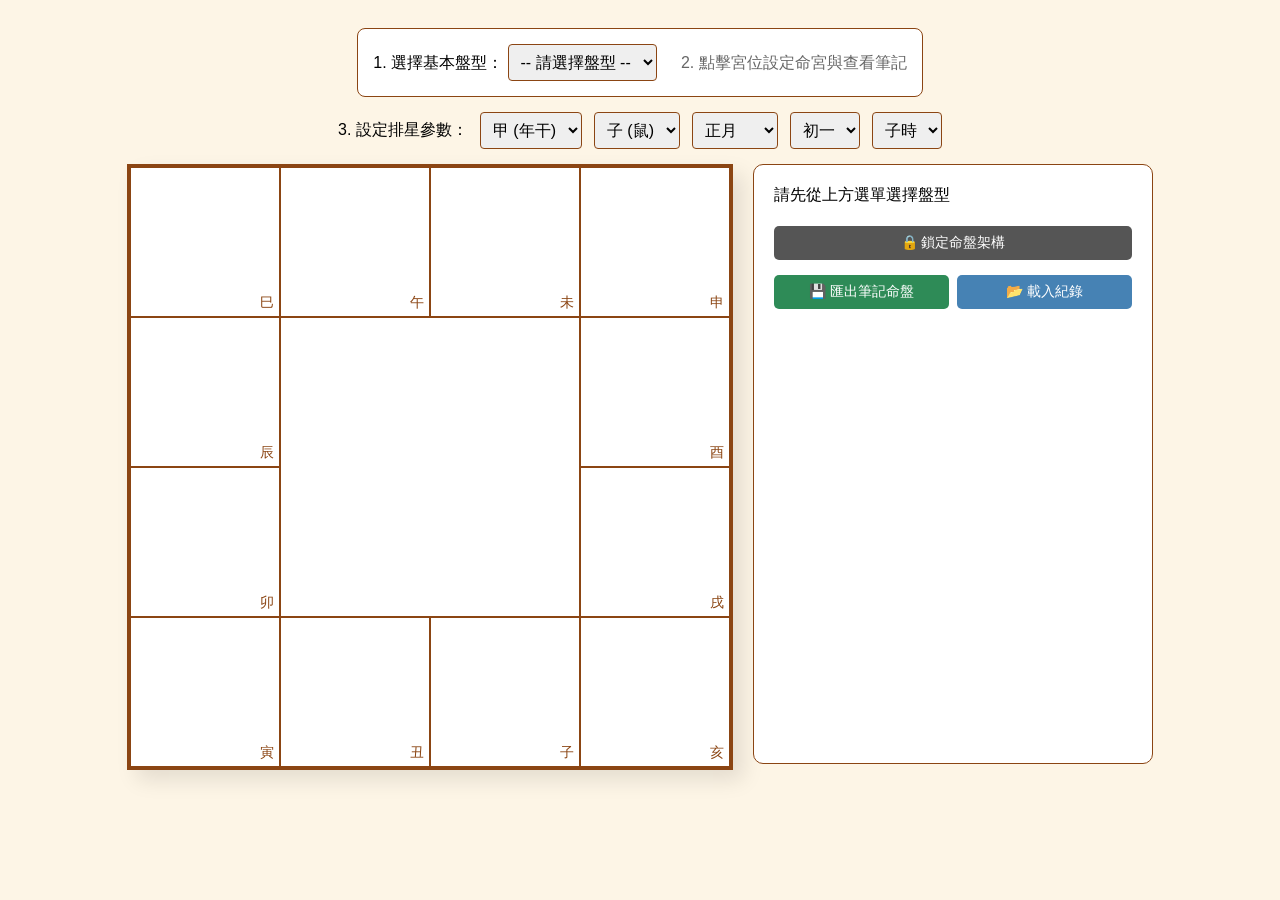
<file: ziweiindex.html>
<!DOCTYPE html>
<html lang="zh-TW">

<head>
    <meta charset="UTF-8">
    <title>紫微斗數基本格局</title>
    <link rel="stylesheet" href="ziweistyle.css">
</head>

<body>

    <div class="controls">
        <label>1. 選擇基本盤型：</label>
        <select id="chartSelector">
            <option value="">-- 請選擇盤型 --</option>
            <option value="紫微在子">紫微在子</option>
            <option value="紫微在丑">紫微在丑</option>
            <option value="紫微在寅">紫微在寅</option>
            <option value="紫微在卯">紫微在卯</option>
            <option value="紫微在辰">紫微在辰</option>
            <option value="紫微在巳">紫微在巳</option>
            <option value="紫微在午">紫微在午</option>
            <option value="紫微在未">紫微在未</option>
            <option value="紫微在申">紫微在申</option>
            <option value="紫微在酉">紫微在酉</option>
            <option value="紫微在戌">紫微在戌</option>
            <option value="紫微在亥">紫微在亥</option>
        </select>
        <span style="margin-left: 20px; color: #666;">2. 點擊宮位設定命宮與查看筆記</span>
    </div>
    <div id="paramSelectors">
        <label>3. 設定排星參數：</label>
        <select id="yearStem">
            <option value="0">甲 (年干)</option>
            <option value="1">乙</option>
            <option value="2">丙</option>
            <option value="3">丁</option>
            <option value="4">戊</option>
            <option value="5">己</option>
            <option value="6">庚</option>
            <option value="7">辛</option>
            <option value="8">壬</option>
            <option value="9">癸</option>
        </select>

        <select id="yearBranch">
            <option value="0">子 (鼠)</option>
            <option value="1">丑 (牛)</option>
            <option value="2">寅 (虎)</option>
            <option value="3">卯 (兔)</option>
            <option value="4">辰 (龍)</option>
            <option value="5">巳 (蛇)</option>
            <option value="6">午 (馬)</option>
            <option value="7">未 (羊)</option>
            <option value="8">申 (猴)</option>
            <option value="9">酉 (雞)</option>
            <option value="10">戌 (狗)</option>
            <option value="11">亥 (豬)</option>
        </select>

        <select id="birthMonth">
            <option value="1">正月</option>
            <option value="2">二月</option>
            <option value="3">三月</option>
            <option value="4">四月</option>
            <option value="5">五月</option>
            <option value="6">六月</option>
            <option value="7">七月</option>
            <option value="8">八月</option>
            <option value="9">九月</option>
            <option value="10">十月</option>
            <option value="11">十一月</option>
            <option value="12">十二月</option>
        </select>
        <select id="birthDay">
            <option value="1">初一</option>
            <option value="2">初二</option>
            <option value="3">初三</option>
            <option value="4">初四</option>
            <option value="5">初五</option>
            <option value="6">初六</option>
            <option value="7">初七</option>
            <option value="8">初八</option>
            <option value="9">初九</option>
            <option value="10">初十</option>
            <option value="11">十一</option>
            <option value="12">十二</option>
            <option value="13">十三</option>
            <option value="14">十四</option>
            <option value="15">十五</option>
            <option value="16">十六</option>
            <option value="17">十七</option>
            <option value="18">十八</option>
            <option value="19">十九</option>
            <option value="20">二十</option>
            <option value="21">廿一</option>
            <option value="22">廿二</option>
            <option value="23">廿三</option>
            <option value="24">廿四</option>
            <option value="25">廿五</option>
            <option value="26">廿六</option>
            <option value="27">廿七</option>
            <option value="28">廿八</option>
            <option value="29">廿九</option>
            <option value="30">三十</option>
        </select>
        <select id="birthHour">
            <option value="0">子時</option>
            <option value="1">丑時</option>
            <option value="2">寅時</option>
            <option value="3">卯時</option>
            <option value="4">辰時</option>
            <option value="5">巳時</option>
            <option value="6">午時</option>
            <option value="7">未時</option>
            <option value="8">申時</option>
            <option value="9">酉時</option>
            <option value="10">戌時</option>
            <option value="11">亥時</option>
        </select>

    </div>
    <div class="main-container">
        <canvas id="ziweiCanvas" width="600" height="600"></canvas>

        <div id="infoPanel">
            <div id="status">請先從上方選單選擇盤型</div>

            <div style="margin: 10px 0 5px 0;"> <button id="lockBtn" onclick="toggleLock()" style="width: 100%; background: #555;">🔒 鎖定命盤架構</button>
            </div>
            <div style="display: flex; gap: 8px; margin-bottom: 10px;"> 
                <button onclick="exportRecord()" style="flex: 1; background: #2e8b57;">💾 匯出筆記命盤</button>
                <button onclick="document.getElementById('importFile').click()" style="flex: 1; background: #4682b4;">📂 載入紀錄</button>
                <input type="file" id="importFile" style="display:none" onchange="importRecord(event)" accept=".json">
            </div>

            <div id="content">
                </div>

            <div id="patternNotice"
                style="display:none; background: #fff5f5; border: 1px solid #ffcccc; padding: 10px; border-radius: 5px; margin-bottom: 15px; color: #b22222; font-size: 14px;">
                <strong style="display: block; margin-bottom: 5px;">⚠️ 格局提醒：</strong>
                <div id="patternList" style="line-height: 1.4;"></div>
            </div>

            <div id="noteArea" style="display:none;">
                <label class="highlight">我的學習筆記：</label>
                <textarea id="userNote" placeholder="在此輸入您的觀察、案例紀錄或心得..."></textarea>
                <button onclick="saveNote()">儲存這格筆記</button>
                <span id="saveStatus" class="save-status">已儲存！</span>
            </div>
        </div>

    <script src="ziweimain.js"></script>
    </body>
</html>
</file>
<file: ziweistyle.css>
body {
    display: flex;
    flex-direction: column;
    align-items: center;
    font-family: "Microsoft JhengHei", sans-serif;
    background: #fdf5e6;
    padding: 20px;
}

/* 1. 調整最上方盤型選單的底部間距 */
.controls {
    margin-bottom: 10px; /* 原本可能是 20px，改小 */
    background: #fff;
    padding: 15px;
    border-radius: 8px;
    border: 1px solid #8b4513;
}

.main-container {
    display: flex;
    justify-content: center;
    width: 100%;
    max-width: 1100px;
}

canvas {
    border: 3px solid #8b4513;
    background: #fff;
    cursor: pointer;
    box-shadow: 10px 10px 20px rgba(0, 0, 0, 0.1);
}

#infoPanel {
    width: 400px;
    height: 600px;         /* 1. 固定高度與左側 Canvas 一致 */
    max-height: 600px;     /* 確保最高不會超過 600px */
    box-sizing: border-box;/* 確保 padding 算在 600px 內，不會被撐大 */
    margin-left: 20px;
    padding: 20px;
    background: #fff;
    border: 1px solid #8b4513;
    border-radius: 10px;
    display: flex;
    flex-direction: column;
    overflow-y: auto;      /* 2. 關鍵：內容超過時，自動出現垂直卷軸 */
}

.highlight {
    color: #d2691e;
    font-weight: bold;
    font-size: 1.1em;
}

select {
    padding: 8px;
    font-size: 16px;
    border-radius: 4px;
    border: 1px solid #8b4513;
    cursor: pointer;
}

/* 筆記區樣式 */
#noteArea {
    margin-top: 20px;
    border-top: 2px dashed #deb887;
    padding-top: 15px;
}

textarea {
    width: 100%;
    height: 120px;
    margin-top: 10px;
    padding: 10px;
    box-sizing: border-box;
    border: 1px solid #ccc;
    border-radius: 5px;
    resize: none;
    font-size: 14px;
}

button {
    margin-top: 10px;
    padding: 8px 15px;
    background: #8b4513;
    color: white;
    border: none;
    border-radius: 5px;
    cursor: pointer;
    font-size: 14px;
}

button:hover {
    background: #a0522d;
}

.save-status {
    font-size: 12px;
    color: green;
    margin-left: 10px;
    display: none;
}
/* 2. 調整年月日時選單的上下間距 */
#paramSelectors {
    margin-top: 5px;     /* 距離上方框框近一點 */
    margin-bottom: 15px; /* 距離下方畫布近一點 */
    display: flex;
    justify-content: center;
    align-items: center;
    gap: 12px;           /* 下拉選單稍微靠攏，但不過擠 */
}
</file>
